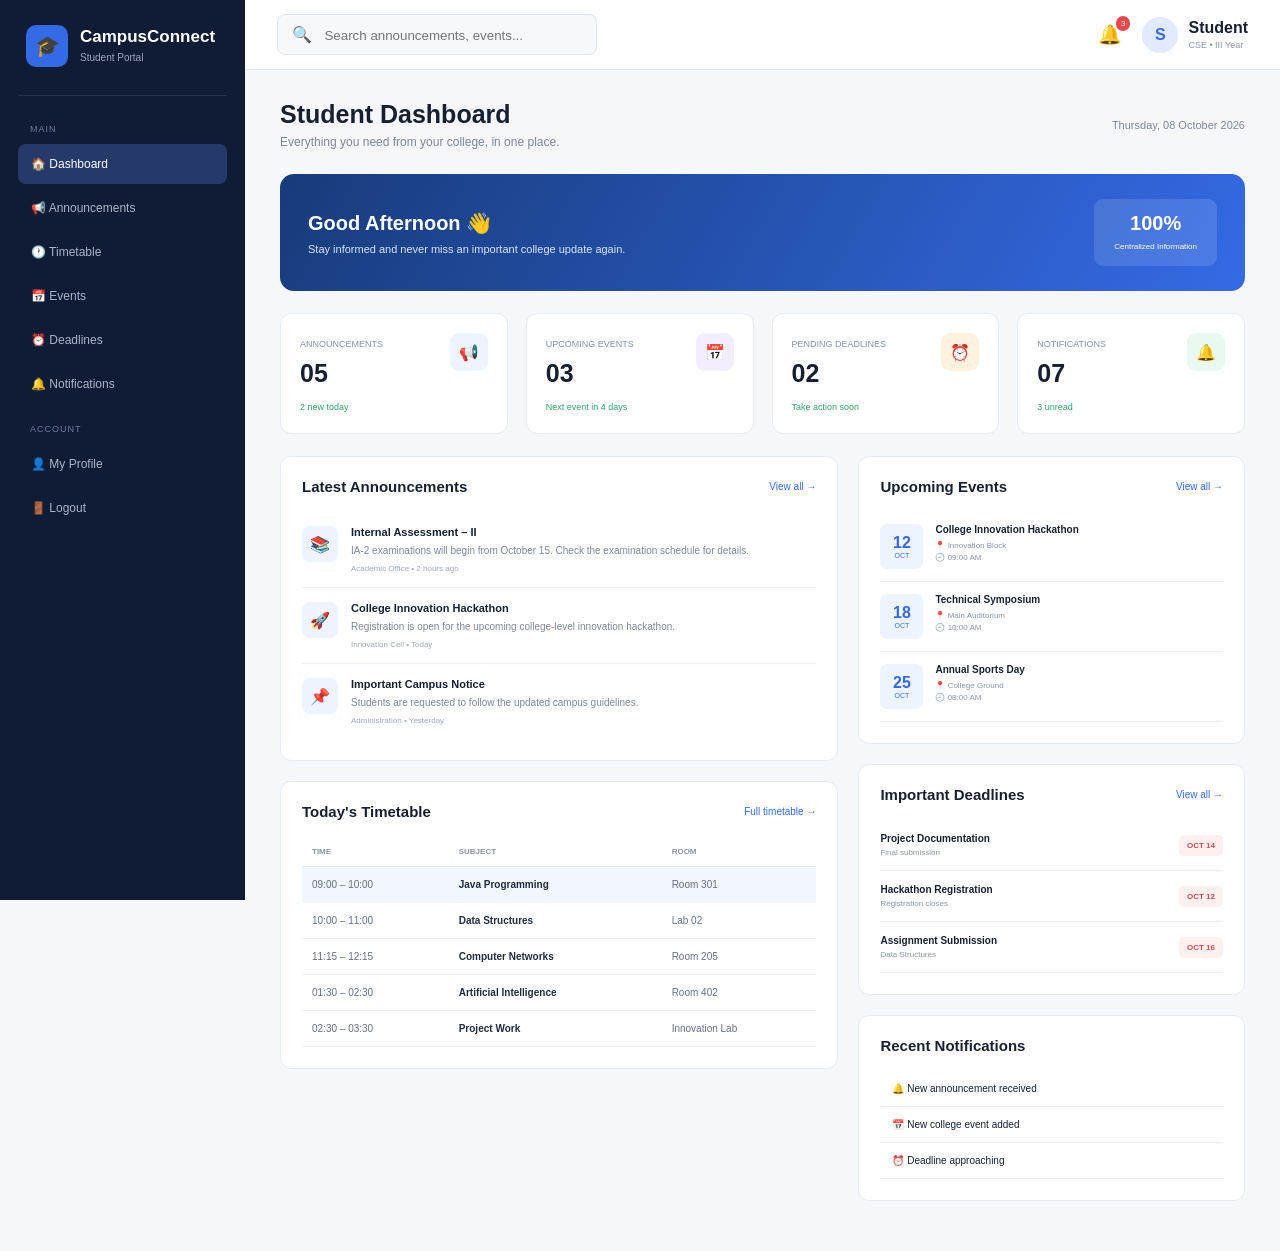
<file: index.html>
<!DOCTYPE html>
<html lang="en">

<head>

<meta charset="UTF-8">
<meta name="viewport" content="width=device-width, initial-scale=1.0">

<title>CampusConnect | Student Dashboard</title>

<link rel="stylesheet" href="style.css">

</head>

<body>

<div class="app">

<!-- SIDEBAR -->

<aside class="sidebar">

    <div class="brand">

        <div class="brand-icon">🎓</div>

        <div>
            <h2>CampusConnect</h2>
            <span>Student Portal</span>
        </div>

    </div>

    <nav>

        <p class="menu-title">MAIN</p>

        <a href="#" class="active">🏠 Dashboard</a>

        <a href="#announcements">📢 Announcements</a>

        <a href="#timetable">🕐 Timetable</a>

        <a href="#events">📅 Events</a>

        <a href="#deadlines">⏰ Deadlines</a>

        <a href="#notifications">🔔 Notifications</a>

        <p class="menu-title">ACCOUNT</p>

        <a href="#">👤 My Profile</a>

        <a href="login.html" onclick="logout()">🚪 Logout</a>

    </nav>

</aside>


<!-- MAIN -->

<main class="main">

<!-- TOPBAR -->

<header class="topbar">

    <div class="search-box">

        🔍

        <input
            type="text"
            placeholder="Search announcements, events..."
        >

    </div>

    <div class="user-area">

        <div class="notification-icon">
            🔔
            <span>3</span>
        </div>

        <div class="user">

            <div class="avatar">S</div>

            <div>
                <strong>Student</strong>
                <small>CSE • III Year</small>
            </div>

        </div>

    </div>

</header>


<!-- CONTENT -->

<section class="content">

    <!-- PAGE TITLE -->

    <div class="page-title">

        <div>

            <h1>Student Dashboard</h1>

            <p>
                Everything you need from your college, in one place.
            </p>

        </div>

        <div class="today">
            Thursday, 08 October 2026
        </div>

    </div>


    <!-- WELCOME -->

    <div class="welcome">

        <div>

            <h2>Good Afternoon 👋</h2>

            <p>
                Stay informed and never miss an important
                college update again.
            </p>

        </div>

        <div class="welcome-stat">

            <strong>100%</strong>
            <span>Centralized Information</span>

        </div>

    </div>


    <!-- STATISTICS -->

    <div class="stats">

        <div class="stat-card">

            <div>
                <span>ANNOUNCEMENTS</span>
                <h2>05</h2>
                <small>2 new today</small>
            </div>

            <div class="stat-icon blue">📢</div>

        </div>


        <div class="stat-card">

            <div>
                <span>UPCOMING EVENTS</span>
                <h2>03</h2>
                <small>Next event in 4 days</small>
            </div>

            <div class="stat-icon purple">📅</div>

        </div>


        <div class="stat-card">

            <div>
                <span>PENDING DEADLINES</span>
                <h2>02</h2>
                <small>Take action soon</small>
            </div>

            <div class="stat-icon orange">⏰</div>

        </div>


        <div class="stat-card">

            <div>
                <span>NOTIFICATIONS</span>
                <h2>07</h2>
                <small>3 unread</small>
            </div>

            <div class="stat-icon green">🔔</div>

        </div>

    </div>


    <!-- TWO COLUMN -->

    <div class="dashboard-grid">


        <!-- LEFT -->

        <div>


            <!-- ANNOUNCEMENTS -->

            <div class="card" id="announcements">

                <div class="card-header">

                    <h2>Latest Announcements</h2>

                    <a href="#">View all →</a>

                </div>


                <div class="announcement">

                    <div class="announcement-icon">
                        📚
                    </div>

                    <div>

                        <h3>Internal Assessment – II</h3>

                        <p>
                            IA-2 examinations will begin from
                            October 15. Check the examination
                            schedule for details.
                        </p>

                        <small>
                            Academic Office • 2 hours ago
                        </small>

                    </div>

                </div>


                <div class="announcement">

                    <div class="announcement-icon">
                        🚀
                    </div>

                    <div>

                        <h3>College Innovation Hackathon</h3>

                        <p>
                            Registration is open for the upcoming
                            college-level innovation hackathon.
                        </p>

                        <small>
                            Innovation Cell • Today
                        </small>

                    </div>

                </div>


                <div class="announcement">

                    <div class="announcement-icon">
                        📌
                    </div>

                    <div>

                        <h3>Important Campus Notice</h3>

                        <p>
                            Students are requested to follow the
                            updated campus guidelines.
                        </p>

                        <small>
                            Administration • Yesterday
                        </small>

                    </div>

                </div>

            </div>


            <!-- TIMETABLE -->

            <div class="card" id="timetable">

                <div class="card-header">

                    <h2>Today's Timetable</h2>

                    <a href="#">Full timetable →</a>

                </div>


                <table>

                    <thead>

                    <tr>
                        <th>TIME</th>
                        <th>SUBJECT</th>
                        <th>ROOM</th>
                    </tr>

                    </thead>

                    <tbody>

                    <tr class="current-class">

                        <td>09:00 – 10:00</td>

                        <td>
                            <strong>Java Programming</strong>
                        </td>

                        <td>Room 301</td>

                    </tr>


                    <tr>

                        <td>10:00 – 11:00</td>

                        <td>
                            <strong>Data Structures</strong>
                        </td>

                        <td>Lab 02</td>

                    </tr>


                    <tr>

                        <td>11:15 – 12:15</td>

                        <td>
                            <strong>Computer Networks</strong>
                        </td>

                        <td>Room 205</td>

                    </tr>


                    <tr>

                        <td>01:30 – 02:30</td>

                        <td>
                            <strong>Artificial Intelligence</strong>
                        </td>

                        <td>Room 402</td>

                    </tr>


                    <tr>

                        <td>02:30 – 03:30</td>

                        <td>
                            <strong>Project Work</strong>
                        </td>

                        <td>Innovation Lab</td>

                    </tr>

                    </tbody>

                </table>

            </div>

        </div>


        <!-- RIGHT -->

        <div>


            <!-- EVENTS -->

            <div class="card" id="events">

                <div class="card-header">

                    <h2>Upcoming Events</h2>

                    <a href="#">View all →</a>

                </div>


                <div class="event">

                    <div class="event-date">

                        <strong>12</strong>
                        <span>OCT</span>

                    </div>

                    <div>

                        <h3>College Innovation Hackathon</h3>

                        <p>📍 Innovation Block</p>
                        <p>🕘 09:00 AM</p>

                    </div>

                </div>


                <div class="event">

                    <div class="event-date">

                        <strong>18</strong>
                        <span>OCT</span>

                    </div>

                    <div>

                        <h3>Technical Symposium</h3>

                        <p>📍 Main Auditorium</p>
                        <p>🕘 10:00 AM</p>

                    </div>

                </div>


                <div class="event">

                    <div class="event-date">

                        <strong>25</strong>
                        <span>OCT</span>

                    </div>

                    <div>

                        <h3>Annual Sports Day</h3>

                        <p>📍 College Ground</p>
                        <p>🕘 08:00 AM</p>

                    </div>

                </div>

            </div>


            <!-- DEADLINES -->

            <div class="card" id="deadlines">

                <div class="card-header">

                    <h2>Important Deadlines</h2>

                    <a href="#">View all →</a>

                </div>


                <div class="deadline">

                    <div>

                        <h3>Project Documentation</h3>

                        <p>Final submission</p>

                    </div>

                    <span>OCT 14</span>

                </div>


                <div class="deadline">

                    <div>

                        <h3>Hackathon Registration</h3>

                        <p>Registration closes</p>

                    </div>

                    <span>OCT 12</span>

                </div>


                <div class="deadline">

                    <div>

                        <h3>Assignment Submission</h3>

                        <p>Data Structures</p>

                    </div>

                    <span>OCT 16</span>

                </div>

            </div>


            <!-- NOTIFICATIONS -->

            <div class="card" id="notifications">

                <div class="card-header">

                    <h2>Recent Notifications</h2>

                </div>

                <div class="notification-item">
                    🔔 New announcement received
                </div>

                <div class="notification-item">
                    📅 New college event added
                </div>

                <div class="notification-item">
                    ⏰ Deadline approaching
                </div>

            </div>

        </div>

    </div>

</section>

</main>

</div>

<script src="script.js"></script>

</body>
</html>
</file>
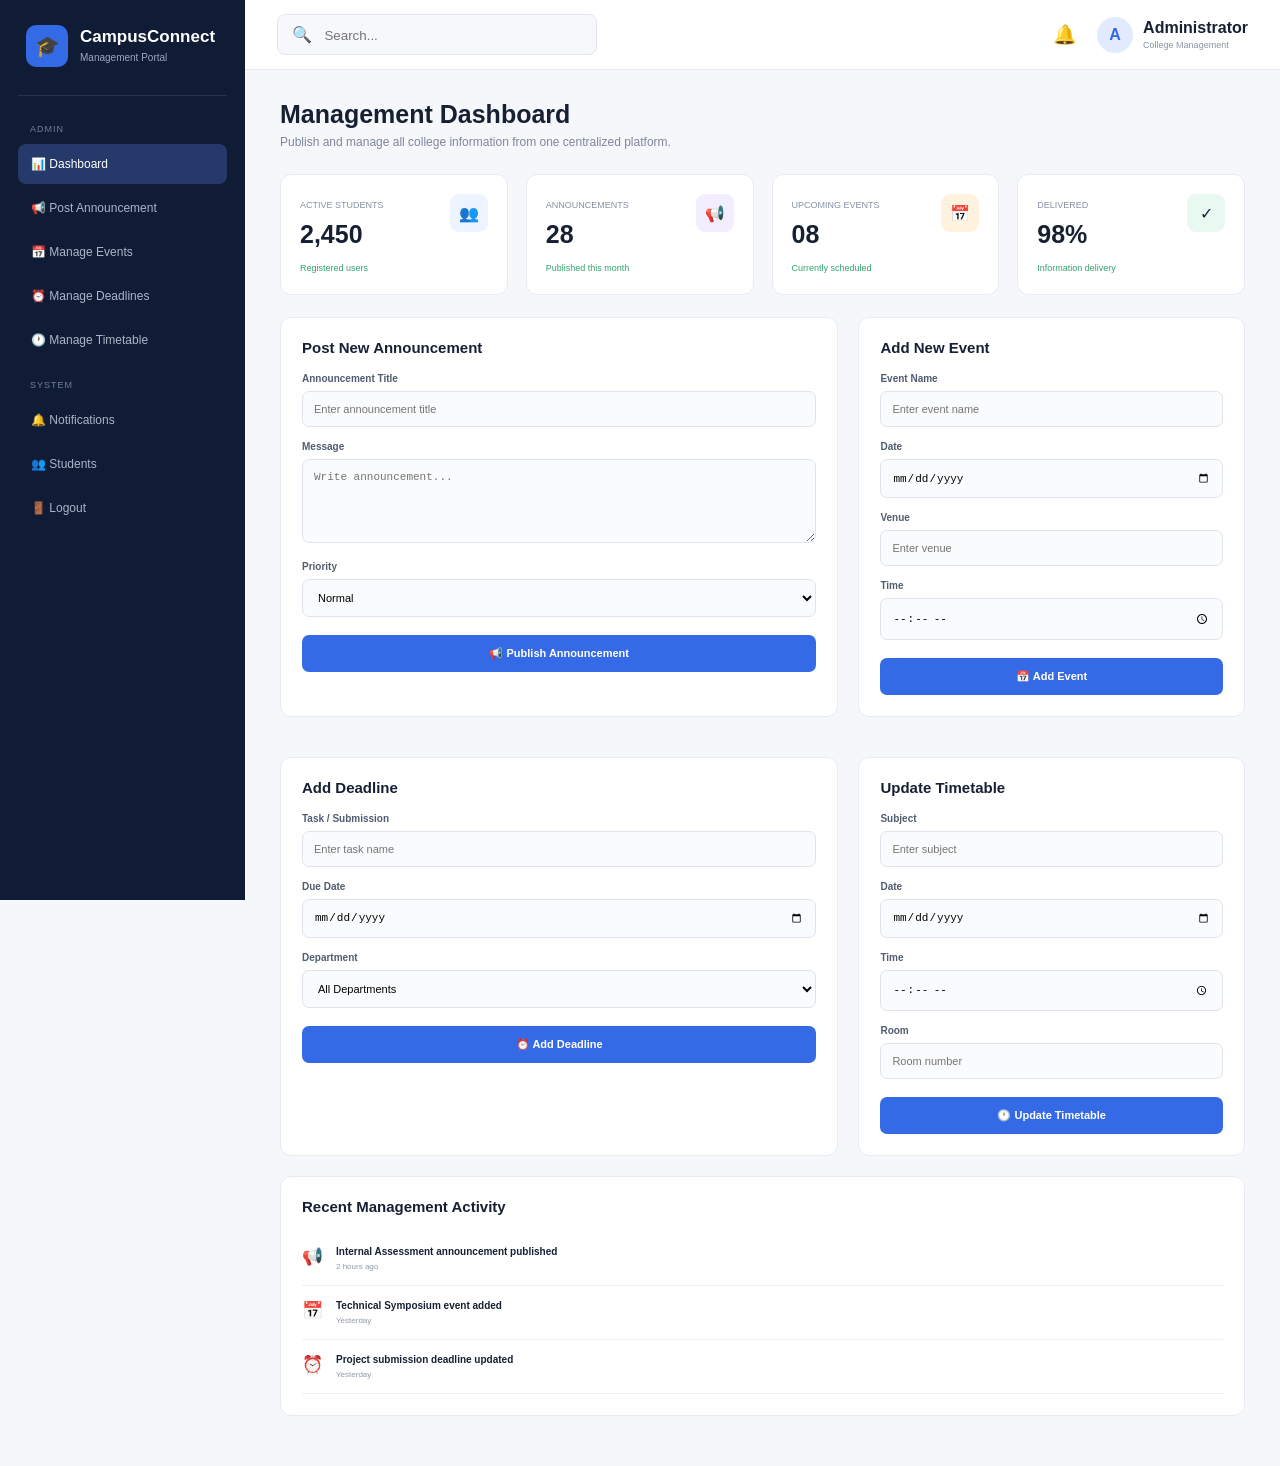
<file: admin.html>
<!DOCTYPE html>
<html lang="en">

<head>

<meta charset="UTF-8">
<meta name="viewport" content="width=device-width, initial-scale=1.0">

<title>CampusConnect | Admin</title>

<link rel="stylesheet" href="style.css">

</head>

<body>

<div class="app">

<aside class="sidebar">

    <div class="brand">

        <div class="brand-icon">🎓</div>

        <div>
            <h2>CampusConnect</h2>
            <span>Management Portal</span>
        </div>

    </div>

    <nav>

        <p class="menu-title">ADMIN</p>

        <a href="#" class="active">📊 Dashboard</a>

        <a href="#post">📢 Post Announcement</a>

        <a href="#events">📅 Manage Events</a>

        <a href="#deadline">⏰ Manage Deadlines</a>

        <a href="#schedule">🕐 Manage Timetable</a>

        <p class="menu-title">SYSTEM</p>

        <a href="#">🔔 Notifications</a>

        <a href="#">👥 Students</a>

        <a href="login.html">🚪 Logout</a>

    </nav>

</aside>


<main class="main">

<header class="topbar">

    <div class="search-box">

        🔍
        <input
            type="text"
            placeholder="Search..."
        >

    </div>

    <div class="user-area">

        <div class="notification-icon">
            🔔
        </div>

        <div class="user">

            <div class="avatar">A</div>

            <div>
                <strong>Administrator</strong>
                <small>College Management</small>
            </div>

        </div>

    </div>

</header>


<section class="content">

    <div class="page-title">

        <div>

            <h1>Management Dashboard</h1>

            <p>
                Publish and manage all college information
                from one centralized platform.
            </p>

        </div>

    </div>


    <!-- ADMIN STATS -->

    <div class="stats">

        <div class="stat-card">

            <div>
                <span>ACTIVE STUDENTS</span>
                <h2>2,450</h2>
                <small>Registered users</small>
            </div>

            <div class="stat-icon blue">👥</div>

        </div>


        <div class="stat-card">

            <div>
                <span>ANNOUNCEMENTS</span>
                <h2>28</h2>
                <small>Published this month</small>
            </div>

            <div class="stat-icon purple">📢</div>

        </div>


        <div class="stat-card">

            <div>
                <span>UPCOMING EVENTS</span>
                <h2>08</h2>
                <small>Currently scheduled</small>
            </div>

            <div class="stat-icon orange">📅</div>

        </div>


        <div class="stat-card">

            <div>
                <span>DELIVERED</span>
                <h2>98%</h2>
                <small>Information delivery</small>
            </div>

            <div class="stat-icon green">✓</div>

        </div>

    </div>


    <div class="dashboard-grid">


        <!-- CREATE ANNOUNCEMENT -->

        <div class="card" id="post">

            <div class="card-header">

                <h2>Post New Announcement</h2>

            </div>

            <label>Announcement Title</label>

            <input
                type="text"
                id="announcementTitle"
                class="form-input"
                placeholder="Enter announcement title"
            >

            <label>Message</label>

            <textarea
                id="announcementMessage"
                class="form-input"
                rows="5"
                placeholder="Write announcement..."
            ></textarea>

            <label>Priority</label>

            <select
                id="announcementPriority"
                class="form-input"
            >

                <option>Normal</option>
                <option>Important</option>
                <option>Urgent</option>

            </select>

            <button
                class="primary-btn"
                onclick="postAnnouncement()"
            >
                📢 Publish Announcement
            </button>

        </div>


        <!-- CREATE EVENT -->

        <div class="card" id="events">

            <div class="card-header">

                <h2>Add New Event</h2>

            </div>

            <label>Event Name</label>

            <input
                type="text"
                id="eventName"
                class="form-input"
                placeholder="Enter event name"
            >

            <label>Date</label>

            <input
                type="date"
                id="eventDate"
                class="form-input"
            >

            <label>Venue</label>

            <input
                type="text"
                id="eventVenue"
                class="form-input"
                placeholder="Enter venue"
            >

            <label>Time</label>

            <input
                type="time"
                id="eventTime"
                class="form-input"
            >

            <button
                class="primary-btn"
                onclick="addEvent()"
            >
                📅 Add Event
            </button>

        </div>


        <!-- DEADLINE -->

        <div class="card" id="deadline">

            <div class="card-header">

                <h2>Add Deadline</h2>

            </div>

            <label>Task / Submission</label>

            <input
                type="text"
                id="deadlineTask"
                class="form-input"
                placeholder="Enter task name"
            >

            <label>Due Date</label>

            <input
                type="date"
                id="deadlineDate"
                class="form-input"
            >

            <label>Department</label>

            <select class="form-input">

                <option>All Departments</option>
                <option>CSE</option>
                <option>ECE</option>
                <option>EEE</option>
                <option>Mechanical</option>
                <option>Civil</option>

            </select>

            <button
                class="primary-btn"
                onclick="addDeadline()"
            >
                ⏰ Add Deadline
            </button>

        </div>


        <!-- TIMETABLE -->

        <div class="card" id="schedule">

            <div class="card-header">

                <h2>Update Timetable</h2>

            </div>

            <label>Subject</label>

            <input
                type="text"
                class="form-input"
                placeholder="Enter subject"
            >

            <label>Date</label>

            <input
                type="date"
                class="form-input"
            >

            <label>Time</label>

            <input
                type="time"
                class="form-input"
            >

            <label>Room</label>

            <input
                type="text"
                class="form-input"
                placeholder="Room number"
            >

            <button class="primary-btn">
                🕐 Update Timetable
            </button>

        </div>

    </div>


    <!-- ACTIVITY -->

    <div class="card">

        <div class="card-header">

            <h2>Recent Management Activity</h2>

        </div>

        <div class="activity">
            <span>📢</span>
            <div>
                <strong>Internal Assessment announcement published</strong>
                <small>2 hours ago</small>
            </div>
        </div>

        <div class="activity">
            <span>📅</span>
            <div>
                <strong>Technical Symposium event added</strong>
                <small>Yesterday</small>
            </div>
        </div>

        <div class="activity">
            <span>⏰</span>
            <div>
                <strong>Project submission deadline updated</strong>
                <small>Yesterday</small>
            </div>
        </div>

    </div>

</section>

</main>

</div>

<script src="script.js"></script>

</body>
</html>
</file>
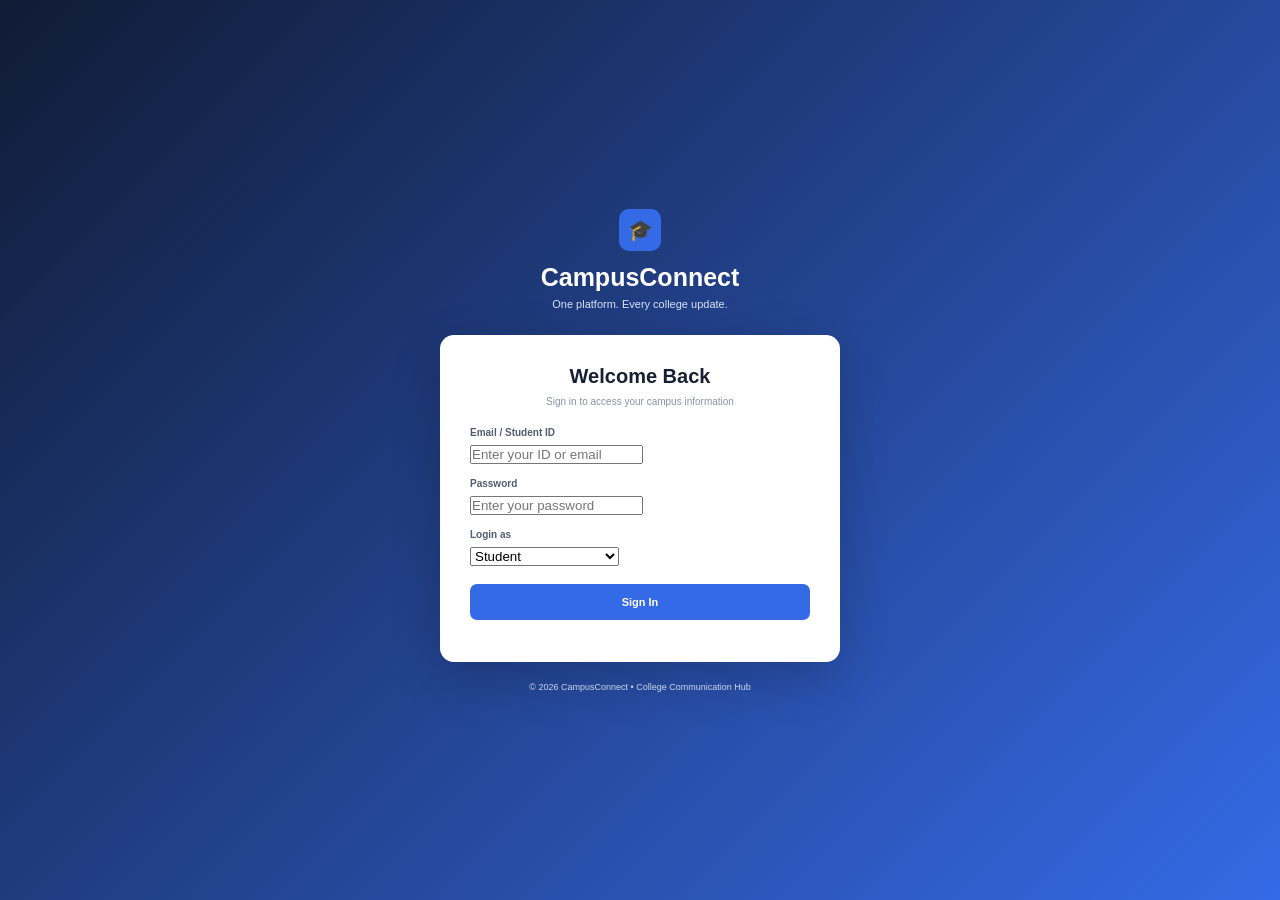
<file: login.html>
<!DOCTYPE html>
<html lang="en">
<head>
    <meta charset="UTF-8">
    <meta name="viewport" content="width=device-width, initial-scale=1.0">
    <title>CampusConnect | Login</title>
    <link rel="stylesheet" href="style.css">
</head>

<body class="login-page">

<div class="login-container">

    <div class="login-brand">
        <div class="brand-icon">🎓</div>
        <h1>CampusConnect</h1>
        <p>One platform. Every college update.</p>
    </div>

    <div class="login-card">

        <h2>Welcome Back</h2>
        <p class="login-subtitle">Sign in to access your campus information</p>

        <label>Email / Student ID</label>
        <input type="text" id="email" placeholder="Enter your ID or email">

        <label>Password</label>
        <input type="password" id="password" placeholder="Enter your password">

        <label>Login as</label>

        <select id="role">
            <option value="student">Student</option>
            <option value="admin">Management / Admin</option>
        </select>

        <button class="primary-btn" onclick="login()">
            Sign In
        </button>

        <p id="login-message" class="login-message"></p>

    </div>

    <p class="copyright">
        © 2026 CampusConnect • College Communication Hub
    </p>

</div>

<script src="script.js"></script>

</body>
</html>
</file>
<file: style.css>
*{
    margin:0;
    padding:0;
    box-sizing:border-box;
}

body{
    font-family:Arial, sans-serif;
    background:#f5f7fb;
    color:#172033;
}

a{
    text-decoration:none;
}

.app{
    min-height:100vh;
}

/* SIDEBAR */

.sidebar{
    position:fixed;
    width:245px;
    height:100vh;
    background:#101b35;
    color:white;
    padding:25px 18px;
}

.brand{
    display:flex;
    align-items:center;
    gap:12px;
    padding:0 8px 28px;
    border-bottom:1px solid rgba(255,255,255,.1);
}

.brand-icon{
    width:42px;
    height:42px;
    border-radius:10px;
    background:#356ae6;
    display:flex;
    justify-content:center;
    align-items:center;
    font-size:20px;
}

.brand h2{
    font-size:17px;
}

.brand span{
    font-size:10px;
    color:#9ba6bc;
}

nav{
    margin-top:28px;
}

.menu-title{
    font-size:9px;
    color:#71809d;
    margin:20px 12px 10px;
    letter-spacing:1px;
}

nav a{
    display:block;
    padding:13px;
    border-radius:8px;
    color:#abb5c9;
    font-size:12px;
    margin:4px 0;
}

nav a:hover,
nav a.active{
    background:#253a6b;
    color:white;
}

/* MAIN */

.main{
    margin-left:245px;
    min-height:100vh;
}

.topbar{
    height:70px;
    background:white;
    border-bottom:1px solid #e7ebf2;
    display:flex;
    justify-content:space-between;
    align-items:center;
    padding:0 32px;
}

.search-box{
    width:320px;
    padding:10px 14px;
    border:1px solid #e2e6ee;
    background:#f7f8fb;
    border-radius:8px;
}

.search-box input{
    border:0;
    outline:0;
    background:transparent;
    margin-left:8px;
    width:85%;
}

.user-area{
    display:flex;
    align-items:center;
    gap:20px;
}

.notification-icon{
    position:relative;
    font-size:19px;
}

.notification-icon span{
    position:absolute;
    top:-7px;
    right:-8px;
    background:#e5484d;
    color:white;
    font-size:8px;
    padding:3px 5px;
    border-radius:10px;
}

.user{
    display:flex;
    align-items:center;
    gap:10px;
}

.avatar{
    width:36px;
    height:36px;
    background:#e1eaff;
    color:#356ae6;
    border-radius:50%;
    display:flex;
    align-items:center;
    justify-content:center;
    font-weight:bold;
}

.user small{
    display:block;
    color:#8b94a6;
    font-size:9px;
    margin-top:3px;
}

/* CONTENT */

.content{
    padding:30px 35px;
}

.page-title{
    display:flex;
    justify-content:space-between;
    align-items:center;
    margin-bottom:25px;
}

.page-title h1{
    font-size:25px;
    margin-bottom:6px;
}

.page-title p{
    color:#7e8799;
    font-size:12px;
}

.today{
    color:#7e8799;
    font-size:11px;
}

/* WELCOME */

.welcome{
    background:linear-gradient(120deg,#173b7a,#356ae6);
    color:white;
    border-radius:14px;
    padding:25px 28px;
    display:flex;
    justify-content:space-between;
    align-items:center;
    margin-bottom:22px;
}

.welcome h2{
    font-size:20px;
    margin-bottom:8px;
}

.welcome p{
    font-size:11px;
    color:#dbe5ff;
}

.welcome-stat{
    text-align:center;
    background:rgba(255,255,255,.12);
    padding:13px 20px;
    border-radius:9px;
}

.welcome-stat strong{
    display:block;
    font-size:20px;
}

.welcome-stat span{
    font-size:8px;
}

/* STATS */

.stats{
    display:grid;
    grid-template-columns:repeat(4,1fr);
    gap:18px;
    margin-bottom:22px;
}

.stat-card{
    background:white;
    border:1px solid #e7ebf2;
    border-radius:11px;
    padding:19px;
    display:flex;
    justify-content:space-between;
}

.stat-card span{
    color:#8791a3;
    font-size:9px;
}

.stat-card h2{
    font-size:25px;
    margin:8px 0;
}

.stat-card small{
    font-size:9px;
    color:#32a36b;
}

.stat-icon{
    width:38px;
    height:38px;
    border-radius:9px;
    display:flex;
    align-items:center;
    justify-content:center;
}

.blue{
    background:#edf3ff;
}

.purple{
    background:#f2edff;
}

.orange{
    background:#fff2df;
}

.green{
    background:#e9f9f1;
}

/* GRID */

.dashboard-grid{
    display:grid;
    grid-template-columns:1.3fr .9fr;
    gap:20px;
}

/* CARD */

.card{
    background:white;
    border:1px solid #e7ebf2;
    border-radius:11px;
    padding:21px;
    margin-bottom:20px;
}

.card-header{
    display:flex;
    justify-content:space-between;
    align-items:center;
    margin-bottom:17px;
}

.card-header h2{
    font-size:15px;
}

.card-header a{
    color:#356ae6;
    font-size:10px;
}

/* ANNOUNCEMENT */

.announcement{
    display:flex;
    gap:13px;
    padding:14px 0;
    border-bottom:1px solid #edf0f4;
}

.announcement:last-child{
    border-bottom:0;
}

.announcement-icon{
    min-width:36px;
    height:36px;
    background:#eef3ff;
    border-radius:8px;
    display:flex;
    justify-content:center;
    align-items:center;
}

.announcement h3{
    font-size:11px;
    margin-bottom:5px;
}

.announcement p{
    color:#7e8798;
    font-size:10px;
    line-height:1.5;
}

.announcement small{
    display:block;
    color:#a0a8b5;
    font-size:8px;
    margin-top:6px;
}

/* TABLE */

table{
    width:100%;
    border-collapse:collapse;
}

th{
    text-align:left;
    font-size:8px;
    color:#8993a4;
    padding:10px;
    border-bottom:1px solid #e7ebf2;
}

td{
    font-size:10px;
    padding:12px 10px;
    border-bottom:1px solid #f0f2f5;
    color:#667085;
}

td strong{
    color:#202b3e;
}

.current-class{
    background:#f2f6ff;
}

/* EVENTS */

.event{
    display:flex;
    gap:12px;
    padding:12px 0;
    border-bottom:1px solid #edf0f4;
}

.event-date{
    min-width:43px;
    height:45px;
    background:#edf3ff;
    color:#356ae6;
    border-radius:7px;
    display:flex;
    flex-direction:column;
    align-items:center;
    justify-content:center;
}

.event-date strong{
    font-size:16px;
}

.event-date span{
    font-size:7px;
}

.event h3{
    font-size:10px;
    margin-bottom:6px;
}

.event p{
    font-size:8px;
    color:#8a93a3;
    margin-top:3px;
}

/* DEADLINE */

.deadline{
    display:flex;
    justify-content:space-between;
    align-items:center;
    padding:13px 0;
    border-bottom:1px solid #edf0f4;
}

.deadline h3{
    font-size:10px;
    margin-bottom:4px;
}

.deadline p{
    color:#8b94a4;
    font-size:8px;
}

.deadline > span{
    color:#d34d53;
    background:#fff0f0;
    padding:6px 8px;
    border-radius:5px;
    font-size:8px;
    font-weight:bold;
}

/* NOTIFICATIONS */

.notification-item{
    padding:12px;
    border-bottom:1px solid #edf0f4;
    font-size:10px;
}

/* FORMS */

label{
    display:block;
    font-size:10px;
    font-weight:bold;
    margin:14px 0 7px;
    color:#515c70;
}

.form-input{
    width:100%;
    border:1px solid #dfe4ec;
    border-radius:7px;
    padding:11px;
    outline:none;
    font-size:11px;
    background:#fafbfc;
}

.form-input:focus{
    border-color:#356ae6;
}

textarea{
    resize:vertical;
}

.primary-btn{
    width:100%;
    border:0;
    border-radius:7px;
    background:#356ae6;
    color:white;
    padding:12px;
    margin-top:18px;
    cursor:pointer;
    font-weight:bold;
    font-size:11px;
}

.primary-btn:hover{
    background:#2856c5;
}

/* ACTIVITY */

.activity{
    display:flex;
    gap:13px;
    padding:14px 0;
    border-bottom:1px solid #edf0f4;
}

.activity span{
    font-size:17px;
}

.activity strong{
    display:block;
    font-size:10px;
}

.activity small{
    color:#9098a8;
    font-size:8px;
    display:block;
    margin-top:5px;
}

/* LOGIN */

.login-page{
    min-height:100vh;
    background:linear-gradient(135deg,#101b35,#356ae6);
    display:flex;
    align-items:center;
    justify-content:center;
}

.login-container{
    width:400px;
    text-align:center;
}

.login-brand{
    color:white;
    margin-bottom:25px;
}

.login-brand .brand-icon{
    margin:auto auto 12px;
}

.login-brand h1{
    font-size:25px;
}

.login-brand p{
    color:#d9e2f8;
    font-size:11px;
    margin-top:6px;
}

.login-card{
    background:white;
    padding:30px;
    border-radius:14px;
    text-align:left;
    box-shadow:0 15px 50px rgba(0,0,0,.2);
}

.login-card h2{
    text-align:center;
    font-size:20px;
}

.login-subtitle{
    text-align:center;
    color:#8992a3;
    font-size:10px;
    margin:8px 0 20px;
}

.login-message{
    text-align:center;
    font-size:10px;
    margin-top:12px;
    color:#e5484d;
}

.copyright{
    color:#cdd6eb;
    font-size:9px;
    margin-top:20px;
}

/* RESPONSIVE */

@media(max-width:950px){

    .sidebar{
        width:70px;
    }

    .brand h2,
    .brand span,
    .menu-title{
        display:none;
    }

    .brand{
        justify-content:center;
    }

    nav a{
        text-align:center;
        font-size:18px;
    }

    nav a{
        font-size:0;
    }

    nav a:first-letter{
        font-size:18px;
    }

    .main{
        margin-left:70px;
    }

    .stats{
        grid-template-columns:1fr 1fr;
    }

    .dashboard-grid{
        grid-template-columns:1fr;
    }
}

@media(max-width:600px){

    .topbar{
        padding:0 15px;
    }

    .search-box{
        width:180px;
    }

    .user div:last-child{
        display:none;
    }

    .content{
        padding:20px 15px;
    }

    .stats{
        grid-template-columns:1fr;
    }

    .welcome-stat{
        display:none;
    }

    .page-title{
        display:block;
    }

    .today{
        margin-top:8px;
    }

    .login-container{
        width:90%;
    }
}
</file>
